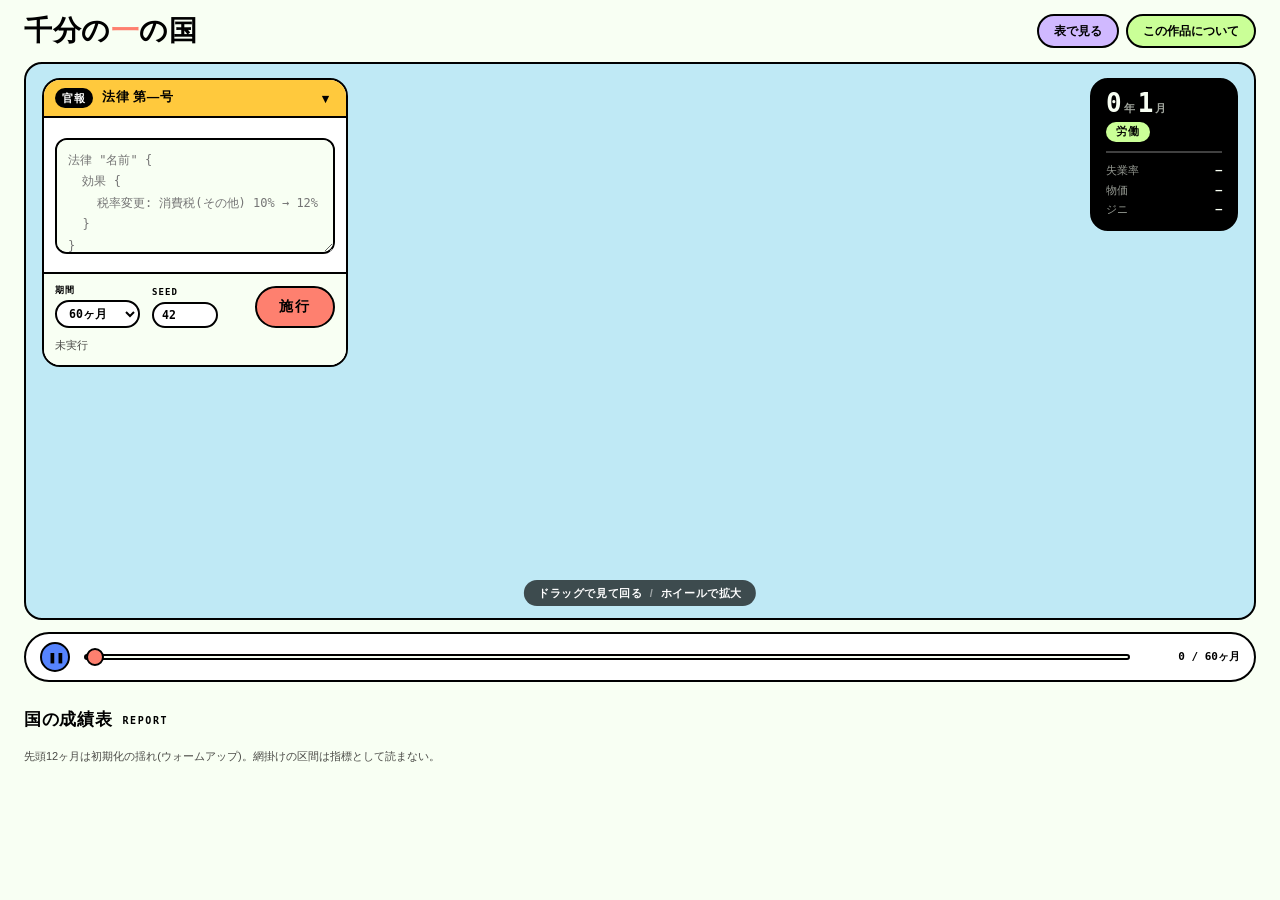
<file: archive-web/index.html>
<!doctype html>
<html lang="ja">
<head>
<meta charset="utf-8">
<meta name="viewport" content="width=device-width, initial-scale=1">
<title>千分の一の国 — 立法シミュレータ</title>
<link rel="icon" href="data:image/svg+xml,%3Csvg%20xmlns%3D%22http%3A%2F%2Fwww.w3.org%2F2000%2Fsvg%22%20viewBox%3D%220%200%2032%2032%22%3E%3Crect%20width%3D%2232%22%20height%3D%2232%22%20rx%3D%228%22%20fill%3D%22%23FE806F%22%20stroke%3D%22%23000%22%20stroke-width%3D%223%22%2F%3E%3Ctext%20x%3D%2216%22%20y%3D%2223%22%20font-size%3D%2219%22%20font-family%3D%22sans-serif%22%20font-weight%3D%22900%22%20text-anchor%3D%22middle%22%20fill%3D%22%23000%22%3E%E5%8D%83%3C%2Ftext%3E%3C%2Fsvg%3E">
<link rel="stylesheet" href="style.css">
</head>
<body>

<div id="synthetic-banner" class="banner" hidden>
  <strong>合成データ</strong>
  <span>エンジン未実装のため、でたらめな数字を描画しています。提出資料に使わないでください。</span>
</div>

<header class="topbar">
  <div class="wordmark">
    <h1>千分の<em>一</em>の国</h1>
  </div>
  <nav class="nav">
    <div class="ab" id="ab" hidden style="display:flex;gap:7px">
      <button type="button" class="pill" data-v="baseline">法律なし</button>
      <button type="button" class="pill pill-coral on" data-v="treatment">施行後</button>
    </div>
    <button id="view-toggle" class="pill pill-lav" type="button">表で見る</button>
    <button id="about-open" class="pill pill-lime" type="button">この作品について</button>
  </nav>
</header>

<section class="stage">
  <div class="town-wrap" id="town-wrap">
    <canvas id="town"></canvas>

    <div class="gazette" id="gazette">
      <div class="gz-head">
        <span class="gz-seal">官報</span>
        <span class="gz-no" id="law-no">法律 第—号</span>
        <button class="gz-fold" id="gz-fold" type="button" aria-label="折りたたむ">▾</button>
      </div>
      <div class="gz-body" id="gz-body">
        <div class="presets" id="presets"></div>
        <textarea id="law" spellcheck="false" aria-label="法律のソース"
          placeholder="法律 &quot;名前&quot; {&#10;  効果 {&#10;    税率変更: 消費税(その他) 10% → 12%&#10;  }&#10;}"></textarea>

        <div id="error" class="error" hidden>
          <div class="error-head">
            <span id="error-kind" class="error-kind"></span>
            <span id="error-pos" class="mono"></span>
          </div>
          <p id="error-message"></p>
          <pre id="error-snippet" class="snippet" hidden></pre>
          <p id="error-hint" class="hint" hidden></p>
        </div>

        <div id="warnings" class="warnings" hidden>
          <p class="warnings-head">警告 — 実行はされています</p>
          <ul id="warnings-list"></ul>
        </div>

      </div>

      <!-- 主操作。本文が長くてもスクロールに隠れないよう下部に固定する -->
      <div class="gz-foot">
        <div class="controls">
          <label class="field"><span class="lbl">期間</span>
            <select id="months">
              <option value="36">36ヶ月</option>
              <option value="60" selected>60ヶ月</option>
              <option value="120">120ヶ月</option>
            </select>
          </label>
          <label class="field"><span class="lbl">Seed</span>
            <input id="seed" type="number" value="42" min="0" step="1">
          </label>
          <button id="run" class="enact" type="button">施行</button>
        </div>
        <p id="status">未実行</p>
      </div>
    </div>

    <div class="hud" id="hud">
      <div class="hud-date"><span id="hud-year">0</span><i>年</i><span id="hud-mon">1</span><i>月</i></div>
      <div class="hud-phase" id="hud-phase">労働</div>
      <ul class="hud-stats">
        <li id="li-unemp"><i>失業率</i><b id="hud-unemp">—</b></li>
        <li><i>物価</i><b id="hud-cpi">—</b></li>
        <li><i>ジニ</i><b id="hud-gini">—</b></li>
      </ul>
    </div>

    <p class="viewhint" id="viewhint">ドラッグで見て回る<span>/</span>ホイールで拡大</p>

    <div class="stamp" id="stamp" hidden><span id="stamp-name">施行</span></div>
  </div>

  <div class="timeline" id="timeline">
    <button id="play" class="tl-play" type="button" aria-label="再生/停止">❚❚</button>
    <input id="scrub" type="range" min="0" max="59" value="0" aria-label="月">
    <span class="tl-read" id="tl-read">0 / 60ヶ月</span>
  </div>
</section>

<section class="report" id="report">
  <div class="rp-head">
    <h2>国の成績表</h2><span class="en">Report</span>
    <div class="legend" id="legend" hidden>
      <span class="legend-item"><span class="swatch swatch-base"></span>法律なし</span>
      <span class="legend-item"><span class="swatch swatch-treat"></span>施行後</span>
    </div>
  </div>
  <p class="note">先頭12ヶ月は初期化の揺れ(ウォームアップ)。網掛けの区間は指標として読まない。</p>
  <div id="charts" class="charts"></div>
  <div id="table-view" class="table-view" hidden></div>
</section>


<div class="about" id="about" hidden>
  <div class="about-sheet" role="dialog" aria-label="この作品について">
    <button class="about-close" id="about-close" type="button" aria-label="閉じる">×</button>

    <h2 class="about-title">千分の<em>一</em>の国</h2>
    <p class="about-lead">
      日本を千分の一に縮めた国を用意して、<strong>そこに法律を施行したら何が起きるか</strong>を見る装置です。
      人口12,400人・世帯6,000・企業200。街に立っている人ひとりが、統計上の百人ぶんにあたります。
    </p>

    <section class="about-sec">
      <h3><span class="n">01</span>できること</h3>
      <p>
        左の官報に法律を書いて「施行」を押すと、<strong>同じ乱数の種で「法律なし」と「施行後」の2つの世界</strong>を回し、
        並べて比べます。世界の違いは法律の有無だけです。
      </p>
      <ul>
        <li><b>税率変更</b> — 消費税や所得税の率を変える</li>
        <li><b>給付</b> — 条件に当てはまる世帯や人にお金を配る</li>
        <li><b>禁止</b> — 特定の支出や行為を禁じる(執行率つき)</li>
      </ul>
      <p class="muted">
        この3つ以外は「シミュレーション範囲外です」と理由を付けて断ります。
        それらしい数字を返さないことを設計の方針にしています。
      </p>
    </section>

    <section class="about-sec">
      <h3><span class="n">02</span>街は飾りではない</h3>
      <p>
        画面の街は、計算結果の再生装置です。月ごとの数値がそのまま街の見た目になります。
      </p>
      <table class="about-table">
        <tr><th>失業率</th><td>働きに出る人数。あぶれた人はハローワークに並び、頭に「求職」の札が出る</td></tr>
        <tr><th>GDP</th><td>工場の煙突から煙が出る頻度</td></tr>
        <tr><th>物価・ジニ係数</th><td>右上の計器に表示</td></tr>
        <tr><th>政府債務</th><td>庁舎前の掲示板の数字</td></tr>
      </table>
      <p>
        1ヶ月は6つの局面に分かれていて、そのまま街の1日になります。
        <b>労働</b>(朝、職場へ)→ <b>生産</b>(昼)→ <b>所得</b>(給料日)→
        <b>消費</b>(買物)→ <b>財政</b>(夜、納税)→ <b>記録</b>(帰宅)。
      </p>
      <p class="muted">
        お金は空を飛びません。<strong>人が手に持って運びます。</strong>
        給料の硬貨を持った人が店に入ると買物袋に変わり、庁舎に入ると税として消えます。
        台帳を通るお金の動きが、そのまま人の動きとして見えるようにしてあります。
      </p>
    </section>

    <section class="about-sec">
      <h3><span class="n">03</span>いちばん大事な仕組み</h3>
      <p>
        この模型の土台は<strong>「金は湧かない、消えない」</strong>という一点です。
        お金が動くときは必ず、払う側と受け取る側の両方に記録します。だから全口座の合計は常にゼロになります。
      </p>
      <p>
        毎月おわりにこれを検算し、ずれていたらその場で止まります。
        税や消費の式は「現実はたぶんこう動く」という推測なので、間違っていても数字はそれらしく出てしまいます。
        でも保存則は推測ではなく算数なので、<strong>ここだけは機械的に間違いを捕まえられます。</strong>
      </p>
    </section>

    <section class="about-sec">
      <h3><span class="n">04</span>正直に書いておくこと</h3>
      <ul>
        <li>人口構成・賃金・消費の内訳は公的統計から取っています。出典は <code>docs/sources.md</code> に列挙。</li>
        <li>一方で<b>近似も混ざっています</b>。給与所得控除を定率で代用しているため、低所得層の税を取りすぎます。</li>
        <li>街に立つ失業者の人数は、見えるように<b>4倍に誇張</b>しています。正しい値は計器の%のほうです。</li>
        <li>投資と純輸出はこの模型にありません。GDPは消費と政府支出だけで出しています。</li>
      </ul>
    </section>

    <section class="about-sec">
      <h3><span class="n">05</span>作り</h3>
      <p>
        エンジンはPythonとNumPyで、機械学習も外部APIも使っていません。
        法律を読む部分は手書きの再帰下降パーサで、構文解析のライブラリを使っていません。
        画面はブラウザ上のthree.jsですが、CDNではなくリポジトリに同梱しているので、
        ネットに繋がっていなくても動きます。
      </p>
    </section>

    <p class="about-foot">ドラッグで街を見て回れます。ホイールで拡大。</p>
  </div>
</div>

<div id="tooltip" class="tooltip" hidden></div>

<script type="importmap">
{ "imports": { "three": "vendor/three.module.js" } }
</script>
<script type="module" src="app.js"></script>
</body>
</html>
</file>
<file: archive-web/style.css>
/* 千分の一の国 — UI
 *
 * 方針: 白地 + 太い黒輪郭 + 原色のピル。影とグラデーションは使わない。
 * ライトのみ(ダークモードは廃止 — 見た目を1つに固定するため)。
 *
 * 色の territory:
 *   街    … ドット絵パレット(sprites.js)
 *   朱/珊瑚 … 施行。押した瞬間に世界が変わる
 *   青/珊瑚 … グラフ系列。dataviz 検証済み(#3D6FE8 / #F2603F)
 */

:root {
  color-scheme: light;

  --paper:  #F8FFF3;
  --card:   #FFFFFF;
  --ink:    #000000;
  --ink-2:  #4A4A46;
  --ink-3:  #8B8B85;

  --blue:   #5684FE;
  --pink:   #FF96FF;
  --lime:   #CAFF97;
  --lav:    #D0B9FF;
  --coral:  #FE806F;
  --yellow: #FFC93D;

  --series-base:  #3D6FE8;
  --series-treat: #F2603F;

  --grid:   #E4E4DC;
  --warmup: #EFEFE6;

  --danger: #ED1A0B;
  --warn-bg: #FFF6D9;

  --b: 2.5px;                       /* 標準の輪郭幅 */
  --r: 18px;                        /* 標準の角丸 */

  --sans: "Hiragino Kaku Gothic ProN", "Hiragino Sans", "Noto Sans JP", "Helvetica Neue", Arial, sans-serif;
  --mono: "SF Mono", Menlo, Consolas, "Noto Sans Mono", monospace;
}

* { box-sizing: border-box; }
[hidden] { display: none !important; }

body {
  margin: 0;
  background: var(--paper);
  color: var(--ink);
  font-family: var(--sans);
  font-size: 13px;
  line-height: 1.7;
  -webkit-font-smoothing: antialiased;
  font-feature-settings: "palt" 1;
}

.banner {
  background: var(--danger); color: #fff;
  padding: 7px 22px; font-size: 11.5px; font-weight: 700;
  display: flex; gap: 10px; flex-wrap: wrap;
  border-bottom: var(--b) solid var(--ink);
}

/* --- ヘッダ ------------------------------------------------------------- */

.topbar {
  display: flex; align-items: center; gap: 20px;
  padding: 14px 24px;
}
.wordmark { display: flex; align-items: baseline; }
.wordmark h1 {
  margin: 0; font-size: 28px; font-weight: 900;
  letter-spacing: .02em; line-height: 1;
}
.wordmark h1 em { font-style: normal; color: var(--coral); }

.nav { margin-left: auto; display: flex; align-items: center; gap: 7px; flex-wrap: wrap; }

/* ピル。押せるものは全部この形 */
.pill {
  border: var(--b) solid var(--ink); border-radius: 999px;
  background: var(--card); color: var(--ink);
  padding: 5px 15px; font: inherit; font-size: 12px; font-weight: 700;
  cursor: pointer; white-space: nowrap;
  transition: transform .1s;
}
.pill:hover  { transform: translateY(-2px); }
.pill:active { transform: translateY(1px); }
.pill.on     { background: var(--ink); color: var(--card); }
.pill-blue   { background: var(--blue); }
.pill-pink   { background: var(--pink); }
.pill-lime   { background: var(--lime); }
.pill-lav    { background: var(--lav); }
.pill-coral  { background: var(--coral); }
.pill-yellow { background: var(--yellow); }



/* --- 街 ---------------------------------------------------------------- */

.stage { padding: 0 24px 18px; }

.town-wrap {
  position: relative;
  isolation: isolate;
  height: clamp(320px, min(62vh, 47vw), 640px);
  overflow: hidden;
  background: #BFE9F5;
  border: var(--b) solid var(--ink);
  border-radius: var(--r);
}
#town { display: block; width: 100%; height: 100%; }
.town-labels { position: absolute; inset: 0; pointer-events: none; }

/* 3D座標から投影する札。文字は DOM なので常にくっきり */
.town-label, .town-district, .town-board, .town-jobs, .town-jobtag {
  position: absolute; left: 0; top: 0; white-space: nowrap;
  will-change: transform; pointer-events: none;
}
.town-label {
  font-size: 9px; font-weight: 800; line-height: 1.55;
  color: var(--ink); background: var(--card);
  padding: 0 7px; border: 2px solid var(--ink); border-radius: 999px;
}
.town-district {
  font-size: 11px; letter-spacing: .32em; font-weight: 900;
  color: var(--ink); opacity: .28;
}
.town-board, .town-jobs {
  font-family: var(--mono); font-weight: 800; font-size: 13px;
  color: var(--ink); background: var(--card);
  padding: 2px 12px; border: 2.5px solid var(--ink); border-radius: 10px;
}
.town-jobs { background: var(--yellow); font-size: 12px; }
.town-jobs.hot { background: var(--coral); color: var(--card); }
.town-jobtag {
  font-size: 9px; font-weight: 900; letter-spacing: .04em;
  color: var(--ink); background: var(--yellow);
  padding: 0 5px; border: 1.5px solid var(--ink); border-radius: 999px;
}

/* --- 官報カード --------------------------------------------------------- */

.gazette {
  position: absolute; left: 16px; top: 14px; width: 306px; max-width: calc(100% - 32px);
  background: var(--card);
  border: var(--b) solid var(--ink);
  border-radius: var(--r);
  z-index: 3; overflow: hidden;
  max-height: calc(100% - 28px); display: flex; flex-direction: column;
}
.gz-head {
  flex: none;
  display: flex; align-items: center; gap: 9px;
  padding: 7px 11px; border-bottom: var(--b) solid var(--ink);
  background: var(--yellow);
}
.gz-seal {
  font-size: 11px; font-weight: 900; letter-spacing: .1em;
  color: var(--card); background: var(--ink); padding: 1px 7px; border-radius: 999px;
}
.gz-no { font-size: 12.5px; font-weight: 800; letter-spacing: .04em; }
.gz-fold { margin-left: auto; border: 0; background: none; cursor: pointer; font-size: 13px; font-weight: 900; }
.gz-body { padding: 11px; overflow-y: auto; min-height: 0; }
.gazette.folded .gz-body, .gazette.folded .gz-foot { display: none; }

.presets { display: flex; flex-wrap: wrap; gap: 5px; margin-bottom: 9px; }
.presets button {
  border: 2px solid var(--ink); border-radius: 999px; background: var(--card);
  padding: 3px 10px; font: inherit; font-size: 10.5px; font-weight: 700; cursor: pointer; white-space: nowrap;
}
.presets button:nth-child(1) { background: var(--lav); }
.presets button:nth-child(2) { background: var(--lime); }
.presets button:nth-child(3) { background: var(--pink); }
.presets button[aria-pressed="true"] { background: var(--ink); color: var(--card); }

#law {
  width: 100%; min-height: 116px; resize: vertical;
  padding: 10px 11px;
  border: 2px solid var(--ink); border-radius: 12px;
  background: var(--paper); color: var(--ink);
  font-family: var(--mono); font-size: 12px; line-height: 1.8; tab-size: 2;
}
#law:focus { outline: 3px solid var(--blue); outline-offset: 1px; }

.gz-foot { flex: none; padding: 9px 11px 10px; border-top: 2px solid var(--ink); background: var(--paper); }
.gz-foot .controls { margin-top: 0; }
.controls { display: flex; gap: 12px; align-items: flex-end; margin-top: 11px; }
.field { display: flex; flex-direction: column; gap: 2px; }
.lbl { font-family: var(--mono); font-size: 9px; letter-spacing: .12em; text-transform: uppercase; font-weight: 700; }
.controls select, .controls input {
  padding: 4px 8px; border: 2px solid var(--ink); border-radius: 999px; background: var(--card);
  color: var(--ink); font-family: var(--mono); font-size: 11.5px; font-weight: 700;
}
.controls input { width: 66px; }

.enact {
  margin-left: auto;
  border: var(--b) solid var(--ink); border-radius: 999px;
  background: var(--coral); color: var(--ink);
  padding: 7px 22px; font: inherit; font-size: 14px; font-weight: 900; letter-spacing: .14em;
  cursor: pointer; transition: transform .1s;
}
.enact:hover:not(:disabled)  { transform: translateY(-2px); }
.enact:active:not(:disabled) { transform: translateY(1px); }
.enact:disabled { opacity: .45; cursor: default; }

#status { margin: 9px 0 0; font-size: 10.5px; color: var(--ink-2); font-family: var(--mono); }

.error, .warnings { margin: 10px 0 0; padding: 9px 11px; border: 2px solid var(--ink); border-radius: 12px; }
.error { background: #FFE4E1; }
.warnings { background: var(--warn-bg); }
.error-head { display: flex; gap: 8px; align-items: baseline; }
.error-kind { font-weight: 900; font-size: 10px; letter-spacing: .1em; text-transform: uppercase; color: var(--danger); }
#error-message { margin: 4px 0 0; font-size: 12.5px; font-weight: 600; }
.snippet {
  margin: 8px 0 0; padding: 8px 10px; background: var(--card); border: 2px solid var(--ink); border-radius: 8px;
  font-family: var(--mono); font-size: 11px; line-height: 1.55; overflow-x: auto; white-space: pre;
}
.hint { margin: 6px 0 0; font-size: 11px; }
.warnings-head { margin: 0 0 2px; font-size: 10px; font-weight: 900; letter-spacing: .1em; text-transform: uppercase; }
.warnings ul { margin: 0; padding-left: 16px; font-size: 12px; }
.mono { font-family: var(--mono); font-size: 10px; }

/* --- HUD ---------------------------------------------------------------- */

.hud {
  position: absolute; right: 16px; top: 14px; z-index: 3;
  background: var(--ink); color: var(--paper);
  border: var(--b) solid var(--ink); border-radius: var(--r);
  padding: 10px 14px; min-width: 148px;
}
.hud-date { font-family: var(--mono); font-size: 26px; font-weight: 700; line-height: 1; }
.hud-date i { font-style: normal; font-size: 11px; opacity: .65; margin: 0 3px 0 2px; }
.hud-phase {
  display: inline-block; margin-top: 6px;
  background: var(--lime); color: var(--ink);
  border-radius: 999px; padding: 1px 10px; font-size: 10.5px; font-weight: 900; letter-spacing: .1em;
}
.hud-stats { list-style: none; margin: 9px 0 0; padding: 8px 0 0; border-top: 2px solid rgba(255,255,255,.25); }
.hud-stats li { display: flex; gap: 10px; font-size: 11px; line-height: 1.75; }
.hud-stats i { font-style: normal; opacity: .6; }
.hud-stats b { margin-left: auto; font-family: var(--mono); font-weight: 700; }
.hud-stats li.alert b { color: var(--yellow); }

.viewhint {
  position: absolute; left: 50%; bottom: 12px; transform: translateX(-50%);
  margin: 0; z-index: 3; pointer-events: none;
  background: rgba(0,0,0,.68); color: #fff;
  border-radius: 999px; padding: 4px 14px;
  font-size: 11px; font-weight: 700; letter-spacing: .06em;
  transition: opacity .4s;
}
.viewhint span { opacity: .5; margin: 0 7px; }
.viewhint.gone { opacity: 0; }

/* --- 施行スタンプ ------------------------------------------------------- */

.stamp { position: absolute; inset: 0; z-index: 5; display: grid; place-items: center; pointer-events: none; }
.stamp span {
  font-size: 34px; font-weight: 900; letter-spacing: .08em;
  color: var(--card); background: var(--coral);
  border: 6px solid var(--ink); border-radius: 50%;
  width: 236px; height: 236px; display: grid; place-items: center; text-align: center;
  padding: 0 22px; line-height: 1.12;
  animation: stamp .62s cubic-bezier(.2,1.5,.35,1) both;
}
@keyframes stamp {
  0%   { transform: scale(2.4) rotate(-16deg); opacity: 0; }
  55%  { transform: scale(.95) rotate(-7deg);  opacity: 1; }
  70%  { transform: scale(1.04) rotate(-7deg); }
  100% { transform: scale(1) rotate(-7deg);    opacity: 1; }
}
.town-wrap.shake { animation: shake .17s 2; }
@keyframes shake { 0%,100%{transform:translate(0,0)} 25%{transform:translate(-3px,2px)} 75%{transform:translate(3px,-2px)} }

/* --- タイムライン ------------------------------------------------------- */

.timeline {
  display: flex; align-items: center; gap: 12px;
  margin: 12px 0 0; padding: 8px 14px;
  background: var(--card); border: var(--b) solid var(--ink); border-radius: 999px;
}
.tl-play {
  width: 30px; height: 30px; flex: none; border: 2px solid var(--ink); border-radius: 50%;
  background: var(--blue); color: var(--ink); cursor: pointer; font-size: 10px; font-weight: 900;
}
#scrub { flex: 1; -webkit-appearance: none; appearance: none; height: 6px; background: var(--paper);
         border: 2px solid var(--ink); border-radius: 999px; outline: none; }
#scrub::-webkit-slider-thumb { -webkit-appearance: none; width: 18px; height: 18px; background: var(--coral);
         border: 2.5px solid var(--ink); border-radius: 50%; cursor: pointer; }
#scrub::-moz-range-thumb { width: 18px; height: 18px; background: var(--coral); border: 2.5px solid var(--ink);
         border-radius: 50%; cursor: pointer; }
.tl-read { font-family: var(--mono); font-size: 11px; font-weight: 700; min-width: 96px; text-align: right; }

/* --- 成績表 ------------------------------------------------------------- */

.report { padding: 6px 24px 56px; }
.rp-head { display: flex; align-items: center; gap: 10px; margin-bottom: 12px; flex-wrap: wrap; }
.rp-head h2 { margin: 0; font-size: 17px; font-weight: 900; letter-spacing: .04em; }
.rp-head .en { font-family: var(--mono); font-size: 10px; letter-spacing: .16em; text-transform: uppercase; font-weight: 700; }
.rp-head .legend { margin-left: auto; }
.legend { display: flex; gap: 14px; font-size: 11.5px; font-weight: 700; }
.legend-item { display: inline-flex; align-items: center; gap: 6px; }
.swatch { width: 15px; height: 4px; border-radius: 999px; display: inline-block; }
.swatch-base { background: var(--series-base); }
.swatch-treat { background: var(--series-treat); }
.note { margin: 0 0 12px; font-size: 11px; color: var(--ink-2); }

.charts { display: grid; grid-template-columns: repeat(auto-fit, minmax(290px, 1fr)); gap: 12px; }
.chart { background: var(--card); border: var(--b) solid var(--ink); border-radius: var(--r); padding: 12px 14px 8px; }
.chart-head { display: flex; align-items: baseline; gap: 7px; }
.chart-title { margin: 0; font-size: 13px; font-weight: 900; }
.chart-en { font-family: var(--mono); font-size: 9px; letter-spacing: .12em; text-transform: uppercase; color: var(--ink-3); }
.chart-delta { margin: 1px 0 3px; font-size: 11.5px; font-weight: 700; font-variant-numeric: tabular-nums; }
.chart svg { display: block; width: 100%; }

.table-view { overflow: auto; max-height: 60vh; border: var(--b) solid var(--ink); border-radius: var(--r); background: var(--card); }
.table-view table { border-collapse: collapse; font-size: 11px; width: 100%; }
.table-view th, .table-view td { border-bottom: 1px solid var(--grid); padding: 4px 10px; text-align: right;
  white-space: nowrap; font-family: var(--mono); font-variant-numeric: tabular-nums; }
.table-view th { background: var(--lime); font-weight: 800; font-size: 10px; position: sticky; top: 0; border-bottom: 2px solid var(--ink); }
.table-view td:first-child, .table-view th:first-child { text-align: left; }

.tooltip {
  position: fixed; pointer-events: none; z-index: 20;
  background: var(--ink); color: var(--paper);
  border-radius: 12px; padding: 8px 11px; font-size: 11.5px; line-height: 1.55; max-width: 240px; font-weight: 600;
}
.tooltip .tt-month { opacity: .6; font-size: 10px; margin-bottom: 2px; }
.tooltip .tt-row { display: flex; align-items: center; gap: 7px; }
.tooltip .tt-val { margin-left: auto; font-family: var(--mono); }
.tooltip .swatch { width: 11px; height: 3px; }

@media (max-width: 900px) {
  .gazette { position: static; width: auto; max-width: none; border-radius: 0; border: 0; border-bottom: var(--b) solid var(--ink); }
  .town-wrap { height: 250px; }
  .hud { right: 10px; top: 10px; padding: 8px 11px; min-width: 0; }
  .hud-date { font-size: 19px; }
  .wordmark h1 { font-size: 22px; }
}

@media (prefers-reduced-motion: reduce) {
  .stamp span, .town-wrap.shake { animation: none; }
}


/* --- この作品について ------------------------------------------------------ */

.about {
  position: fixed; inset: 0; z-index: 60;
  background: rgba(20,18,16,.5);
  overflow-y: auto; padding: 28px 18px 60px;
}
.about-sheet {
  position: relative; max-width: 760px; margin: 0 auto;
  background: var(--card); border: var(--b) solid var(--ink); border-radius: 22px;
  padding: 34px 38px 40px;
}
.about-close {
  position: absolute; right: 16px; top: 14px;
  width: 34px; height: 34px; border-radius: 50%;
  border: var(--b) solid var(--ink); background: var(--coral);
  font-size: 17px; font-weight: 900; line-height: 1; cursor: pointer;
}
.about-title { margin: 0 0 6px; font-size: 30px; font-weight: 900; letter-spacing: .02em; }
.about-title em { font-style: normal; color: var(--coral); }
.about-lead { margin: 0 0 4px; font-size: 14px; line-height: 1.9; }

.about-sec { margin-top: 26px; padding-top: 20px; border-top: 2px solid var(--ink); }
.about-sec h3 {
  margin: 0 0 8px; font-size: 16px; font-weight: 900;
  display: flex; align-items: baseline; gap: 10px;
}
.about-sec h3 .n {
  font-family: var(--mono); font-size: 11px; color: var(--card);
  background: var(--ink); border-radius: 999px; padding: 2px 9px;
}
.about-sec p { margin: 0 0 10px; font-size: 13.5px; line-height: 1.95; }
.about-sec ul { margin: 0 0 10px; padding-left: 20px; font-size: 13.5px; line-height: 1.9; }
.about-sec li { margin: 3px 0; }
.about-sec b, .about-sec strong { background: linear-gradient(transparent 62%, var(--lime) 62%); font-weight: 800; }
.about-sec code { font-family: var(--mono); font-size: 12px; background: var(--paper); padding: 1px 5px; border-radius: 4px; }
.about-sec .muted { color: var(--ink-2); font-size: 13px; }

.about-table { border-collapse: collapse; width: 100%; margin: 4px 0 12px; font-size: 13px; }
.about-table th, .about-table td { border: 2px solid var(--ink); padding: 7px 11px; text-align: left; vertical-align: top; }
.about-table th { background: var(--lav); width: 130px; white-space: nowrap; font-weight: 800; }

.about-foot {
  margin: 26px 0 0; padding-top: 16px; border-top: 2px dashed var(--rule, #ddd);
  font-size: 12px; color: var(--ink-2); text-align: center;
}

@media (max-width: 640px) {
  .about-sheet { padding: 26px 20px 30px; border-radius: 16px; }
  .about-title { font-size: 23px; }
  .about-table th { width: auto; }
}
</file>
